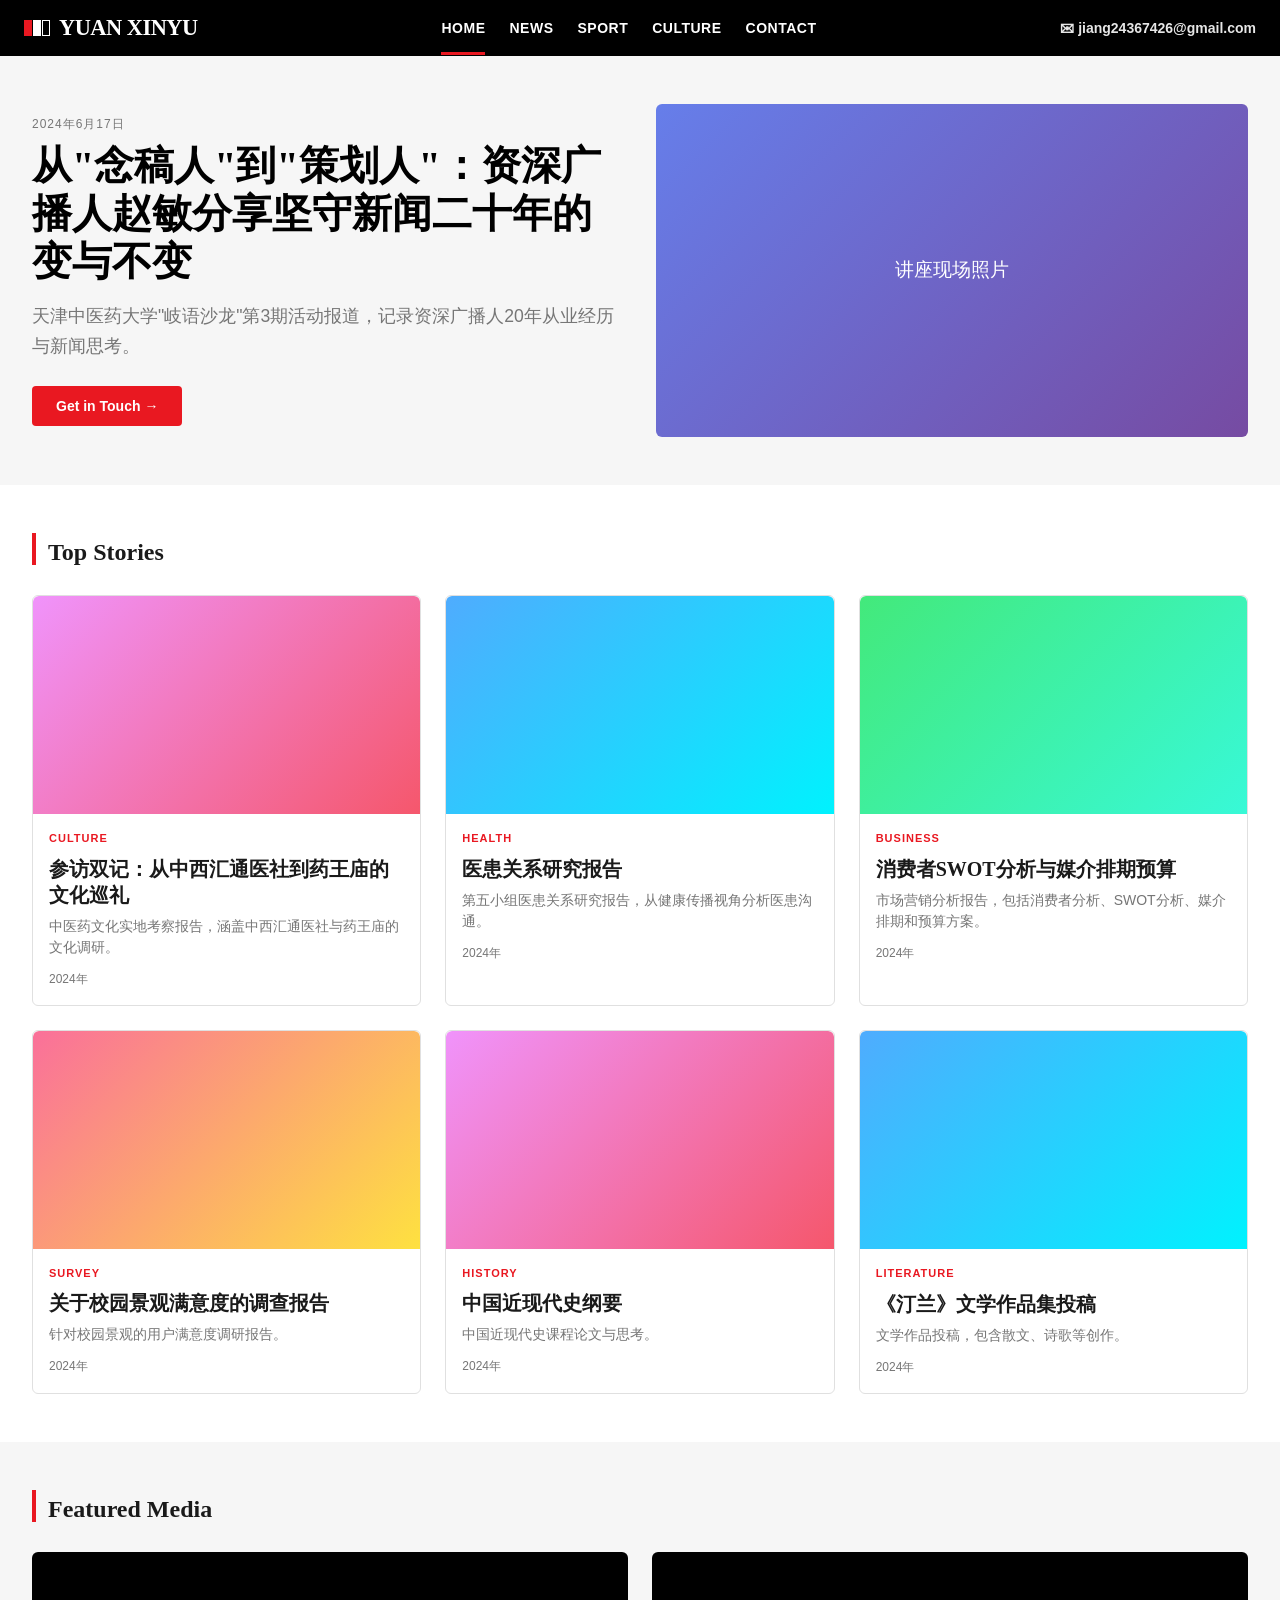
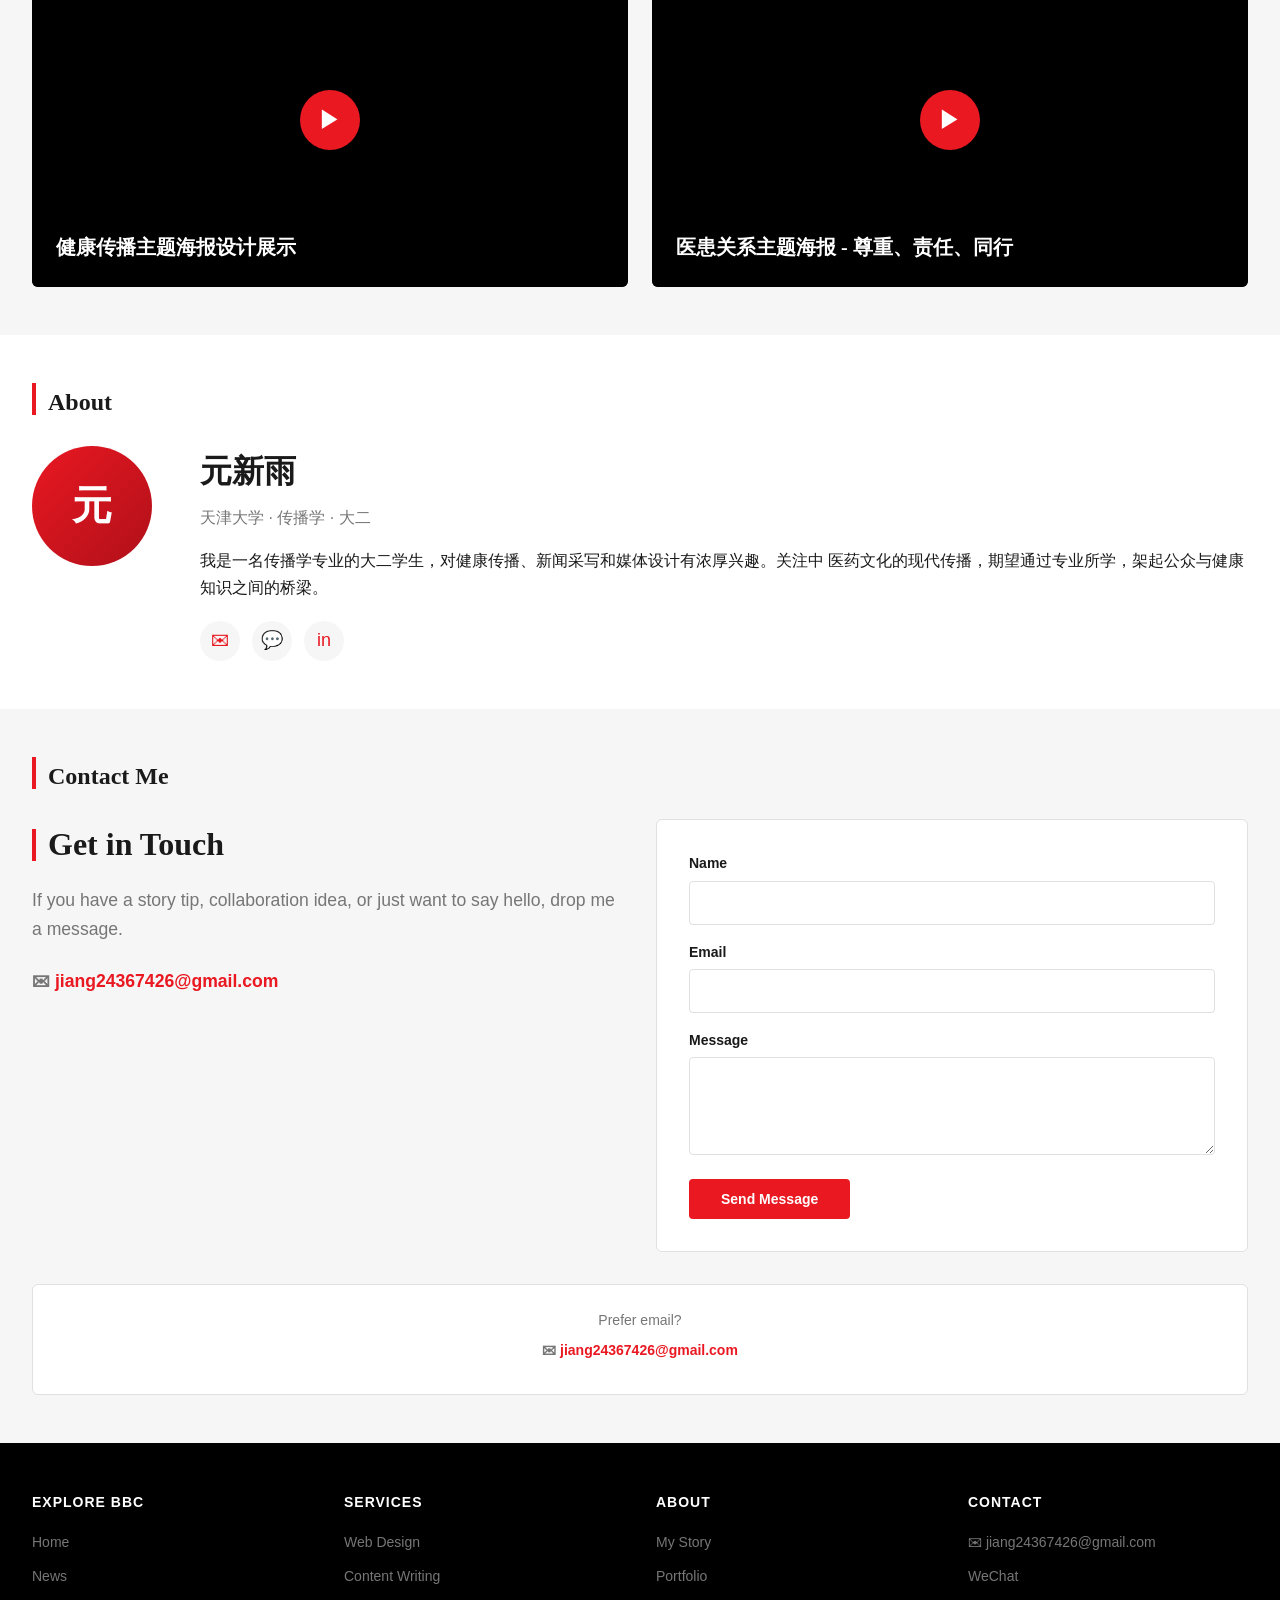
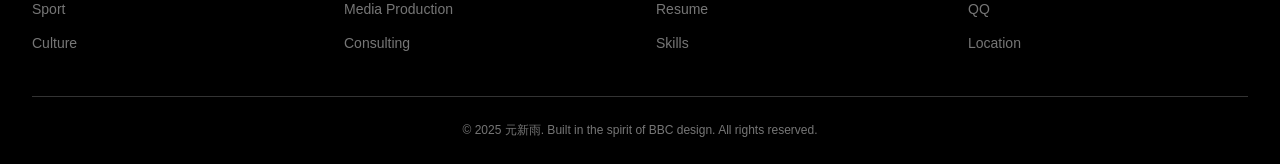
<file: index.html>
<!DOCTYPE html>
  <html lang="zh-CN">
  <head>
      <meta charset="UTF-8">
      <meta name="viewport" content="width=device-width, initial-scale=1.0">
      <title>元新雨 - BBC Style Hub</title>
      <style>
          :root {
              --bbc-red: #E91821;
              --bbc-black: #000000;
              --bbc-dark: #1A1A1A;
              --bbc-gray: #767676;
              --bbc-light-gray: #F6F6F6;
              --bbc-border: #E0E0E0;
              --bbc-white: #FFFFFF;
              --font-serif: Georgia, "Times New Roman", serif;
              --font-sans: Arial, Helvetica, sans-serif;
              --max-width: 1280px;
          }

          * { margin: 0; padding: 0; box-sizing: border-box; }

          html { scroll-behavior: smooth; }

          body {
              font-family: var(--font-sans);
              font-size: 16px;
              line-height: 1.6;
              color: var(--bbc-dark);
              background: var(--bbc-white);
          }

          a { color: var(--bbc-red); text-decoration: none; transition: color 0.2s; }
          a:hover { color: #b0101a; }

          .container { max-width: var(--max-width); margin: 0 auto; padding: 0 32px; }

          .site-header {
              background: var(--bbc-black);
              height: 56px;
              position: fixed;
              top: 0;
              left: 0;
              right: 0;
              z-index: 1000;
              transition: box-shadow 0.3s;
          }
          .site-header.scrolled { box-shadow: 0 2px 8px rgba(0,0,0,0.15); }

  .header-inner {
      max-width: var(--max-width);
      margin: 0 auto;
      padding: 0 24px;
      height: 56px;
      display: flex;
      align-items: center;
      justify-content: space-between;
  }

  .bbc-logo {
      display: flex;
      align-items: center;
      gap: 8px;
      color: var(--bbc-white);
      font-family: var(--font-serif);
      font-size: 1.4rem;
      font-weight: 700;
      letter-spacing: -0.5px;
  }

  .bbc-logo .logo-box { display: flex; }

  .bbc-logo .logo-box span {
      width: 8px;
      height: 16px;
      margin-right: 1px;
  }

  .bbc-logo .logo-box span:nth-child(1) { background: #E91821; }
  .bbc-logo .logo-box span:nth-child(2) { background: #FFFFFF; }
  .bbc-logo .logo-box span:nth-child(3) { background: #000000; border: 1px solid #fff; }

  .nav-links {
      display: flex;
      gap: 24px;
      list-style: none;
      pointer-events: auto;
  }

  .nav-links a {
      color: var(--bbc-white);
      font-size: 14px;
      font-weight: 700;
      padding: 16px 0;
      position: relative;
      text-transform: uppercase;
      letter-spacing: 0.5px;
      cursor: pointer;
      pointer-events: auto;
      display: block;
  }

  .nav-links a::after {
      content: '';
      position: absolute;
      bottom: 0;
      left: 0;
      width: 0;
      height: 3px;
      background: var(--bbc-red);
      transition: width 0.3s;
  }

  .nav-links a:hover::after,
  .nav-links a.active::after { width: 100%; }

  .nav-right {
      display: flex;
      align-items: center;
      gap: 16px;
  }

  .nav-right a {
      color: var(--bbc-white);
      font-size: 14px;
      font-weight: 600;
      opacity: 0.9;
  }

  .hamburger {
      display: none;
      flex-direction: column;
      gap: 4px;
      cursor: pointer;
      padding: 8px;
  }

  .hamburger span {
      width: 20px;
      height: 2px;
      background: var(--bbc-white);
  }

  .main-content { padding-top: 56px; }

  .hero-section {
      background: var(--bbc-light-gray);
      padding: 48px 0;
  }

  .hero-grid {
      display: grid;
      grid-template-columns: 1fr 1fr;
      gap: 32px;
      align-items: center;
  }

  .hero-content h1 {
      font-family: var(--font-serif);
      font-size: 2.5rem;
      font-weight: 700;
      line-height: 1.2;
      margin-bottom: 16px;
      color: var(--bbc-black);
  }

  .hero-content .summary {
      font-size: 1.1rem;
      color: var(--bbc-gray);
      margin-bottom: 24px;
      line-height: 1.7;
  }

  .hero-date {
      font-size: 12px;
      color: var(--bbc-gray);
      margin-bottom: 8px;
      text-transform: uppercase;
      letter-spacing: 1px;
  }

  .hero-button {
      display: inline-block;
      padding: 12px 24px;
      background: var(--bbc-red);
      color: var(--bbc-white);
      font-weight: 700;
      font-size: 14px;
      border-radius: 4px;
      transition: background 0.3s;
      cursor: pointer;
      border: none;
  }

  .hero-button:hover {
      background: #b0101a;
      color: var(--bbc-white);
  }

  .hero-image {
      width: 100%;
      aspect-ratio: 16/9;
      background: linear-gradient(135deg, #667eea 0%, #764ba2 100%);
      border-radius: 6px;
      display: flex;
      align-items: center;
      justify-content: center;
      color: var(--bbc-white);
      font-size: 1.2rem;
  }

  .top-stories {
      padding: 48px 0;
      background: var(--bbc-white);
  }

  .section-header {
      display: flex;
      align-items: flex-start;
      margin-bottom: 24px;
  }

  .section-header .red-bar {
      width: 4px;
      height: 32px;
      background: var(--bbc-red);
      margin-right: 12px;
      flex-shrink: 0;
  }

  .section-header h2 {
      font-family: var(--font-serif);
      font-size: 1.5rem;
      font-weight: 700;
  }

  .stories-grid {
      display: grid;
      grid-template-columns: repeat(3, 1fr);
      gap: 24px;
  }

  .story-card {
      background: var(--bbc-white);
      border: 1px solid var(--bbc-border);
      border-radius: 6px;
      overflow: hidden;
      transition: box-shadow 0.3s, transform 0.3s;
      display: block;
      text-decoration: none;
      color: inherit;
  }

  .story-card:hover {
      box-shadow: 0 4px 12px rgba(0,0,0,0.12);
      transform: translateY(-2px);
  }

  .story-card:hover .story-title { color: var(--bbc-red); }
  .story-card:hover .story-image { filter: brightness(1.05); }

  .story-image {
      width: 100%;
      aspect-ratio: 16/9;
      background: linear-gradient(135deg, #667eea 0%, #764ba2 100%);
      border-radius: 6px 6px 0 0;
      transition: filter 0.3s;
  }

  .story-image.style-2 { background: linear-gradient(135deg, #f093fb 0%, #f5576c 100%); }
  .story-image.style-3 { background: linear-gradient(135deg, #4facfe 0%, #00f2fe 100%); }
  .story-image.style-4 { background: linear-gradient(135deg, #43e97b 0%, #38f9d7 100%); }
  .story-image.style-5 { background: linear-gradient(135deg, #fa709a 0%, #fee140 100%); }

  .story-content { padding: 16px; }

  .story-category {
      font-size: 11px;
      font-weight: 700;
      color: var(--bbc-red);
      text-transform: uppercase;
      letter-spacing: 1px;
      margin-bottom: 8px;
  }

  .story-title {
      font-family: var(--font-serif);
      font-size: 20px;
      font-weight: 700;
      line-height: 1.3;
      margin-bottom: 8px;
      transition: color 0.3s;
  }

  .story-summary {
      font-size: 14px;
      color: var(--bbc-gray);
      line-height: 1.5;
      margin-bottom: 12px;
      display: -webkit-box;
      -webkit-line-clamp: 2;
      -webkit-box-orient: vertical;
      overflow: hidden;
  }

  .story-date { font-size: 12px; color: var(--bbc-gray); }

  .featured-media {
      background: var(--bbc-light-gray);
      padding: 48px 0;
  }

  .media-grid {
      display: grid;
      grid-template-columns: repeat(2, 1fr);
      gap: 24px;
  }

  .media-card {
      position: relative;
      aspect-ratio: 16/9;
      background: var(--bbc-black);
      border-radius: 6px;
      display: flex;
      align-items: center;
      justify-content: center;
      color: var(--bbc-white);
      overflow: hidden;
      cursor: pointer;
      transition: transform 0.3s;
  }

  .media-card:hover { transform: scale(1.02); }

  .media-card .play-icon {
      width: 60px;
      height: 60px;
      background: var(--bbc-red);
      border-radius: 50%;
      display: flex;
      align-items: center;
      justify-content: center;
      font-size: 24px;
  }

  .media-info {
      position: absolute;
      bottom: 0;
      left: 0;
      right: 0;
      padding: 24px;
      background: linear-gradient(transparent, rgba(0,0,0,0.8));
  }

  .media-info h3 {
      font-family: var(--font-serif);
      font-size: 20px;
      font-weight: 700;
  }

  .about-section {
      padding: 48px 0;
      background: var(--bbc-white);
  }

  .about-grid {
      display: grid;
      grid-template-columns: auto 1fr;
      gap: 48px;
      align-items: start;
  }

  .about-avatar {
      width: 120px;
      height: 120px;
      background: linear-gradient(135deg, var(--bbc-red) 0%, #b0101a 100%);
      border-radius: 50%;
      display: flex;
      align-items: center;
      justify-content: center;
      color: var(--bbc-white);
      font-family: var(--font-serif);
      font-size: 2.5rem;
      font-weight: 700;
  }

  .about-info h2 {
      font-family: var(--font-serif);
      font-size: 2rem;
      margin-bottom: 8px;
  }

  .about-info .role {
      font-size: 1rem;
      color: var(--bbc-gray);
      margin-bottom: 16px;
  }

  .about-info .bio {
      font-size: 1rem;
      line-height: 1.7;
      color: var(--bbc-dark);
      margin-bottom: 20px;
  }

  .social-icons {
      display: flex;
      gap: 12px;
  }

  .social-icons a {
      width: 40px;
      height: 40px;
      background: var(--bbc-light-gray);
      border-radius: 50%;
      display: flex;
      align-items: center;
      justify-content: center;
      font-size: 18px;
      transition: background 0.3s;
      text-decoration: none;
  }

  .social-icons a:hover {
      background: var(--bbc-red);
      color: white;
  }

  .contact-section {
      background: var(--bbc-light-gray);
      padding: 48px 0;
  }

  .contact-wrapper {
      display: grid;
      grid-template-columns: 1fr 1fr;
      gap: 32px;
  }

  .contact-intro h2 {
      font-family: var(--font-serif);
      font-size: 2rem;
      margin-bottom: 16px;
      display: flex;
      align-items: center;
      gap: 12px;
  }

  .contact-intro h2 .red-bar {
      width: 4px;
      height: 32px;
      background: var(--bbc-red);
  }

  .contact-intro p {
      font-size: 1.1rem;
      color: var(--bbc-gray);
      margin-bottom: 24px;
  }

  .email-highlight {
      font-size: 1.3rem;
      font-weight: 700;
      color: var(--bbc-red);
  }

  .email-highlight a { color: var(--bbc-red); }
  .email-highlight a:hover { text-decoration: underline; }

  .contact-form-wrapper {
      background: var(--bbc-white);
      padding: 32px;
      border-radius: 6px;
      border: 1px solid var(--bbc-border);
  }

  .form-group { margin-bottom: 16px; }

  .form-group label {
      display: block;
      font-size: 14px;
      font-weight: 600;
      margin-bottom: 6px;
      color: var(--bbc-dark);
  }

  .form-group input,
  .form-group textarea {
      width: 100%;
      padding: 12px;
      border: 1px solid var(--bbc-border);
      border-radius: 4px;
      font-size: 16px;
      font-family: inherit;
      transition: border-color 0.3s, box-shadow 0.3s;
  }

  .form-group input:focus,
  .form-group textarea:focus {
      outline: none;
      border-color: var(--bbc-red);
      box-shadow: 0 0 0 3px rgba(233, 24, 33, 0.1);
  }

  .submit-btn {
      padding: 12px 32px;
      background: var(--bbc-red);
      color: var(--bbc-white);
      font-weight: 700;
      font-size: 14px;
      border: none;
      border-radius: 4px;
      cursor: pointer;
      transition: background 0.3s;
  }

  .submit-btn:hover { background: #b0101a; }

  .email-footer-cta {
      margin-top: 32px;
      padding: 24px;
      background: var(--bbc-white);
      border-radius: 6px;
      text-align: center;
      border: 1px solid var(--bbc-border);
  }

  .email-footer-cta p {
      font-size: 14px;
      color: var(--bbc-gray);
      margin-bottom: 8px;
  }

  .site-footer {
      background: var(--bbc-black);
      color: var(--bbc-white);
      padding: 48px 0 24px;
  }

  .footer-grid {
      display: grid;
      grid-template-columns: repeat(4, 1fr);
      gap: 32px;
      margin-bottom: 32px;
  }

  .footer-col h3 {
      font-size: 14px;
      font-weight: 700;
      text-transform: uppercase;
      letter-spacing: 1px;
      margin-bottom: 16px;
      color: var(--bbc-white);
  }

  .footer-col ul { list-style: none; }
  .footer-col li { margin-bottom: 8px; }

  .footer-col a {
      color: var(--bbc-gray);
      font-size: 14px;
      transition: color 0.2s;
      text-decoration: none;
  }

  .footer-col a:hover { color: var(--bbc-white); }
  .footer-col .footer-email { color: var(--bbc-gray); font-size: 14px; }
  .footer-col .footer-email:hover { color: var(--bbc-white); }

  .footer-bottom {
      border-top: 1px solid #333;
      padding-top: 24px;
      text-align: center;
  }

  .footer-bottom p { color: var(--bbc-gray); font-size: 12px; }

  @media (max-width: 900px) {
      .container { padding: 0 16px; }
      .hero-grid { grid-template-columns: 1fr; }
      .stories-grid { grid-template-columns: 1fr 1fr; }
      .media-grid { grid-template-columns: 1fr; }
      .about-grid { grid-template-columns: 1fr; text-align: center; }
      .about-avatar { margin: 0 auto; }
      .social-icons { justify-content: center; }
      .contact-wrapper { grid-template-columns: 1fr; }
      .footer-grid { grid-template-columns: 1fr 1fr; }
  }

  @media (max-width: 600px) {
      .nav-links {
          display: none;
          position: absolute;
          top: 56px;
          left: 0;
          right: 0;
          background: var(--bbc-black);
          flex-direction: column;
          padding: 16px;
          gap: 0;
          pointer-events: auto;
      }

      .nav-links.active { display: flex; }
      .nav-links li { padding: 12px 0; border-bottom: 1px solid #333; }
      .nav-links a { padding: 0; }
      .hamburger { display: flex; }
      .stories-grid { grid-template-columns: 1fr; }
      .hero-content h1 { font-size: 1.8rem; }
      .footer-grid { grid-template-columns: 1fr; }
      .section-header h2, .contact-intro h2 { font-size: 1.25rem; }
  }
      </style>
      </head>
  <body>
      <header class="site-header" id="header">
          <div class="header-inner">
              <a href="#" class="bbc-logo">
                  <div class="logo-box">
                      <span></span><span></span><span></span>
                  </div>
                  <span>YUAN XINYU</span>
              </a>
              <ul class="nav-links" id="navLinks">
                  <li><a href="#" class="active">Home</a></li>
                  <li><a href="#top-stories">News</a></li>
                  <li><a href="#featured-media">Sport</a></li>
                  <li><a href="#about">Culture</a></li>
                  <li><a href="#contact">Contact</a></li>
              </ul>
              <div class="nav-right">
                  <a href="mailto:jiang24367426@gmail.com">✉ jiang24367426@gmail.com</a>
                  <div class="hamburger" id="hamburger">
                      <span></span>
                      <span></span>
                      <span></span>
                  </div>
              </div>
          </div>
      </header>

      <main class="main-content">
          <section class="hero-section">
              <div class="container">
                  <div class="hero-grid">
                      <div class="hero-content">
                          <div class="hero-date">2024年6月17日</div>
                          <h1>从"念稿人"到"策划人"：资深广播人赵敏分享坚守新闻二十年的变与不变</h1>
                          <p
  class="summary">天津中医药大学"岐语沙龙"第3期活动报道，记录资深广播人20年从业经历与新闻思考。</p>
                          <button class="hero-button"
  onclick="document.getElementById('contact').scrollIntoView({behavior: 'smooth'})">
                              Get in Touch →
                          </button>
                      </div>
                      <div class="hero-image">讲座现场照片</div>
                  </div>
              </div>
          </section>

          <section class="top-stories" id="top-stories">
              <div class="container">
                  <div class="section-header">
                      <div class="red-bar"></div>
                      <h2>Top Stories</h2>
                  </div>
                  <div class="stories-grid">
                      <a href="#" class="story-card">
                          <div class="story-image style-2"></div>
                          <div class="story-content">
                              <div class="story-category">Culture</div>
                              <h3 class="story-title">参访双记：从中西汇通医社到药王庙的文化巡礼</h3>
                              <p class="story-summary">中医药文化实地考察报告，涵盖中西汇通医社与药王庙的文化调研。</p>
                              <div class="story-date">2024年</div>
                          </div>
                      </a>
                      <a href="#" class="story-card">
                          <div class="story-image style-3"></div>
                          <div class="story-content">
                              <div class="story-category">Health</div>
                              <h3 class="story-title">医患关系研究报告</h3>
                              <p class="story-summary">第五小组医患关系研究报告，从健康传播视角分析医患沟通。</p>
                              <div class="story-date">2024年</div>
                          </div>
                      </a>
                      <a href="#" class="story-card">
                          <div class="story-image style-4"></div>
                          <div class="story-content">
                              <div class="story-category">Business</div>
                              <h3 class="story-title">消费者SWOT分析与媒介排期预算</h3>
                              <p
  class="story-summary">市场营销分析报告，包括消费者分析、SWOT分析、媒介排期和预算方案。</p>
                              <div class="story-date">2024年</div>
                          </div>
                      </a>
                      <a href="#" class="story-card">
                          <div class="story-image style-5"></div>
                          <div class="story-content">
                              <div class="story-category">Survey</div>
                              <h3 class="story-title">关于校园景观满意度的调查报告</h3>
                              <p class="story-summary">针对校园景观的用户满意度调研报告。</p>
                              <div class="story-date">2024年</div>
                          </div>
                      </a>
                      <a href="#" class="story-card">
                          <div class="story-image style-2"></div>
                          <div class="story-content">
                              <div class="story-category">History</div>
                              <h3 class="story-title">中国近现代史纲要</h3>
                              <p class="story-summary">中国近现代史课程论文与思考。</p>
                              <div class="story-date">2024年</div>
                          </div>
                      </a>
                      <a href="#" class="story-card">
                          <div class="story-image style-3"></div>
                          <div class="story-content">
                              <div class="story-category">Literature</div>
                              <h3 class="story-title">《汀兰》文学作品集投稿</h3>
                              <p class="story-summary">文学作品投稿，包含散文、诗歌等创作。</p>
                              <div class="story-date">2024年</div>
                          </div>
                      </a>
                  </div>
              </div>
          </section>

          <section class="featured-media" id="featured-media">
              <div class="container">
                  <div class="section-header">
                      <div class="red-bar"></div>
                      <h2>Featured Media</h2>
                  </div>
                  <div class="media-grid">
                      <div class="media-card" onclick="alert('视频功能开发中...')">
                          <div class="play-icon">▶</div>
                          <div class="media-info">
                              <h3>健康传播主题海报设计展示</h3>
                          </div>
                      </div>
                      <div class="media-card" onclick="alert('视频功能开发中...')">
                          <div class="play-icon">▶</div>
                          <div class="media-info">
                              <h3>医患关系主题海报 - 尊重、责任、同行</h3>
                          </div>
                      </div>
                  </div>
              </div>
          </section>

          <section class="about-section" id="about">
              <div class="container">
                  <div class="section-header">
                      <div class="red-bar"></div>
                      <h2>About</h2>
                  </div>
                  <div class="about-grid">
                      <div class="about-avatar">元</div>
                      <div class="about-info">
                          <h2>元新雨</h2>
                          <p class="role">天津大学 · 传播学 · 大二</p>
                          <p class="bio">我是一名传播学专业的大二学生，对健康传播、新闻采写和媒体设计有浓厚兴趣。关注中
  医药文化的现代传播，期望通过专业所学，架起公众与健康知识之间的桥梁。</p>
                          <div class="social-icons">
                              <a href="mailto:jiang24367426@gmail.com" title="Email">✉</a>
                              <a href="#" title="WeChat" onclick="alert('请添加微信')">💬</a>
                              <a href="#" title="LinkedIn">in</a>
                          </div>
                      </div>
                  </div>
              </div>
          </section>

          <section class="contact-section" id="contact">
              <div class="container">
                  <div class="section-header">
                      <div class="red-bar"></div>
                      <h2>Contact Me</h2>
                  </div>
                  <div class="contact-wrapper">
                      <div class="contact-intro">
                          <h2><div class="red-bar"></div>Get in Touch</h2>
                          <p>If you have a story tip, collaboration idea, or just want to say hello, drop me a
  message.</p>
                          <p class="email-highlight">✉ <a
  href="mailto:jiang24367426@gmail.com">jiang24367426@gmail.com</a></p>
                      </div>
                      <div class="contact-form-wrapper">
                          <form id="contactForm">
                              <div class="form-group">
                                  <label for="name">Name</label>
                                  <input type="text" id="name" name="name" required>
                              </div>
                              <div class="form-group">
                                  <label for="email">Email</label>
                                  <input type="email" id="email" name="email" required>
                              </div>
                              <div class="form-group">
                                  <label for="message">Message</label>
                                  <textarea id="message" name="message" rows="4" required></textarea>
                              </div>
                              <button type="submit" class="submit-btn">Send Message</button>
                          </form>
                      </div>
                  </div>
                  <div class="email-footer-cta">
                      <p>Prefer email?</p>
                      <p class="email-highlight">✉ <a
  href="mailto:jiang24367426@gmail.com">jiang24367426@gmail.com</a></p>
                  </div>
              </div>
          </section>
      </main>

      <footer class="site-footer">
          <div class="container">
              <div class="footer-grid">
                  <div class="footer-col">
                      <h3>Explore BBC</h3>
                      <ul>
                          <li><a href="#">Home</a></li>
                          <li><a href="#top-stories">News</a></li>
                          <li><a href="#featured-media">Sport</a></li>
                          <li><a href="#about">Culture</a></li>
                      </ul>
                  </div>
                  <div class="footer-col">
                      <h3>Services</h3>
                      <ul>
                          <li><a href="#">Web Design</a></li>
                          <li><a href="#">Content Writing</a></li>
                          <li><a href="#">Media Production</a></li>
                          <li><a href="#">Consulting</a></li>
                      </ul>
                  </div>
                  <div class="footer-col">
                      <h3>About</h3>
                      <ul>
                          <li><a href="#about">My Story</a></li>
                          <li><a href="#">Portfolio</a></li>
                          <li><a href="#">Resume</a></li>
                          <li><a href="#">Skills</a></li>
                      </ul>
                  </div>
                  <div class="footer-col">
                      <h3>Contact</h3>
                      <ul>
                          <li><a href="mailto:jiang24367426@gmail.com" class="footer-email">✉
  jiang24367426@gmail.com</a></li>
                          <li><a href="#">WeChat</a></li>
                          <li><a href="#">QQ</a></li>
                          <li><a href="#">Location</a></li>
                      </ul>
                  </div>
              </div>
              <div class="footer-bottom">
                  <p>© 2025 元新雨. Built in the spirit of BBC design. All rights reserved.</p>
              </div>
          </div>
      </footer>

      <script>
          const header = document.getElementById('header');
          window.addEventListener('scroll', () => {
              if (window.scrollY > 50) {
                  header.classList.add('scrolled');
              } else {
                  header.classList.remove('scrolled');
              }
          });

          const hamburger = document.getElementById('hamburger');
          const navLinks = document.getElementById('navLinks');

          hamburger.addEventListener('click', (e) => {
              e.preventDefault();
              navLinks.classList.toggle('active');
          });

          navLinks.querySelectorAll('a').forEach(link => {
              link.addEventListener('click', () => {
                  navLinks.classList.remove('active');
              });
          });

          const contactForm = document.getElementById('contactForm');
          contactForm.addEventListener('submit', (e) => {
              e.preventDefault();
              alert('Message sent (demo)');
              contactForm.reset();
          });
      </script>
  </body>
  </html>
</file>
